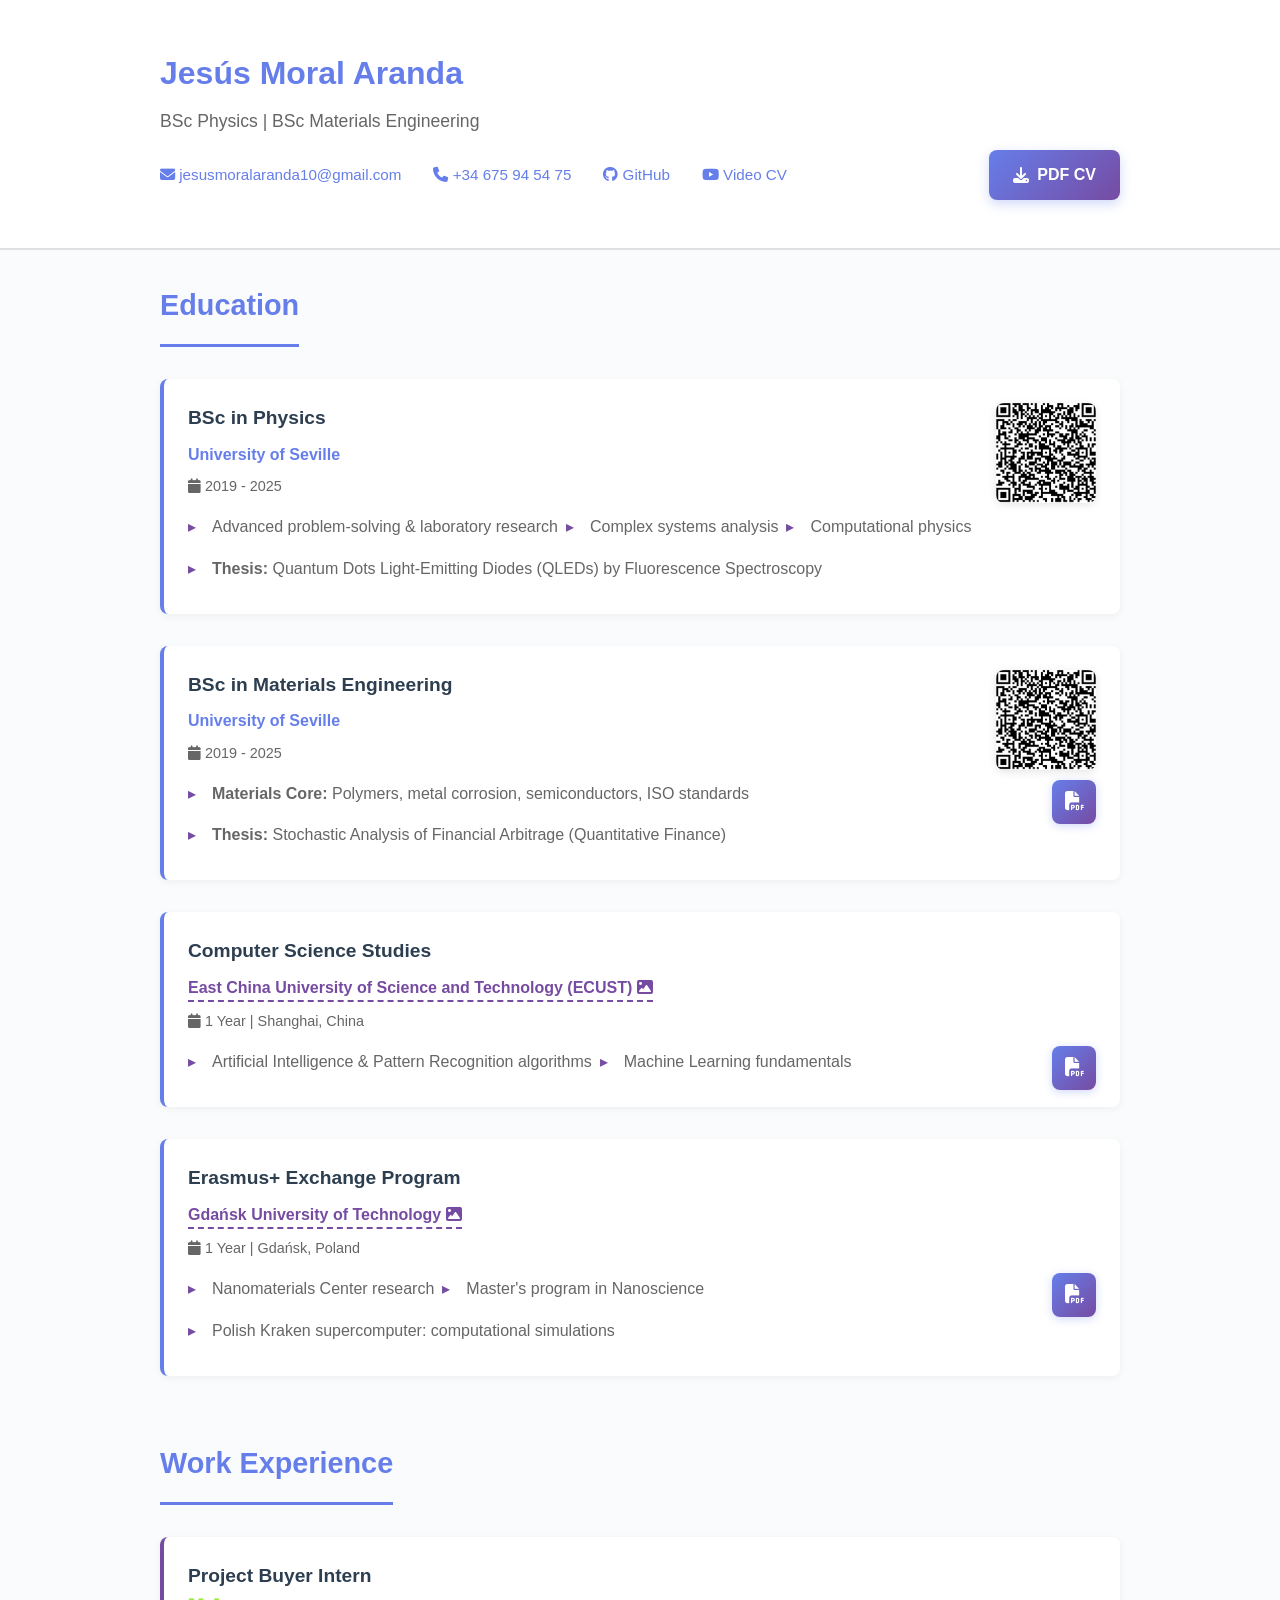
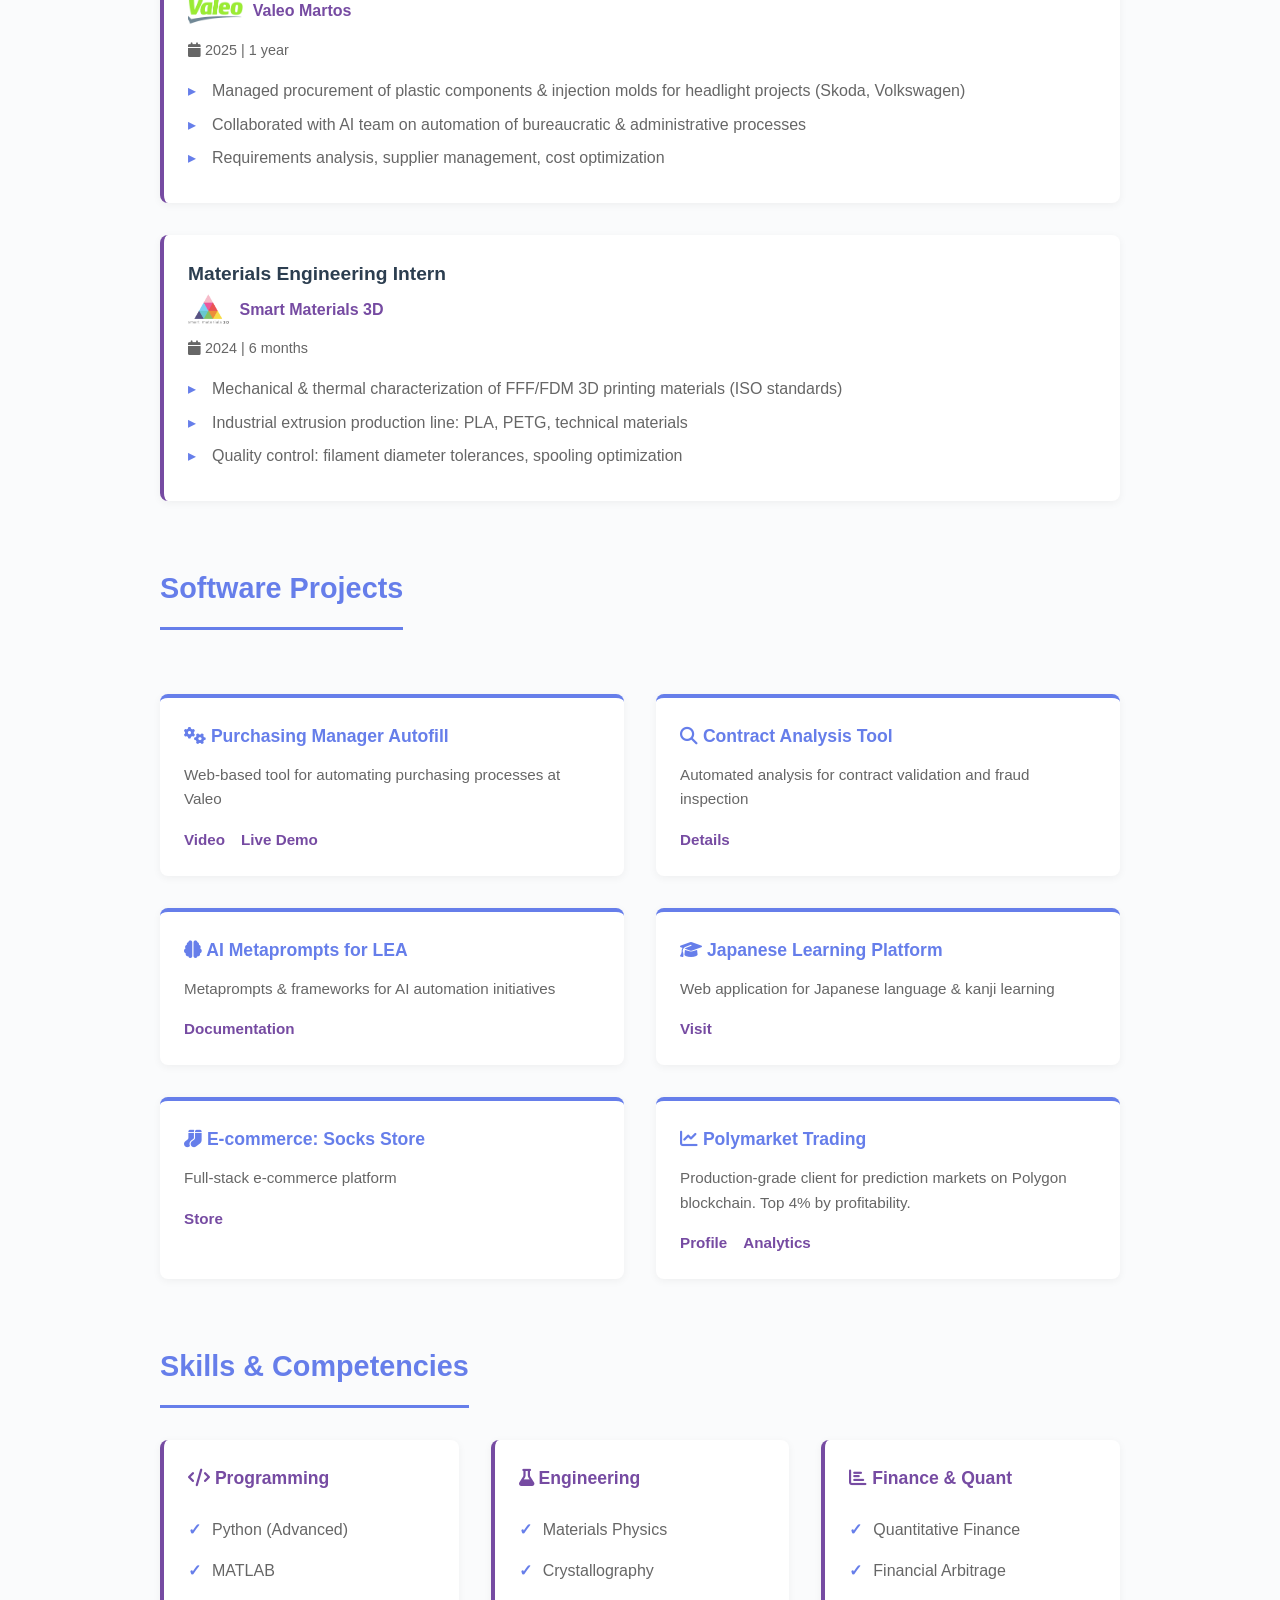
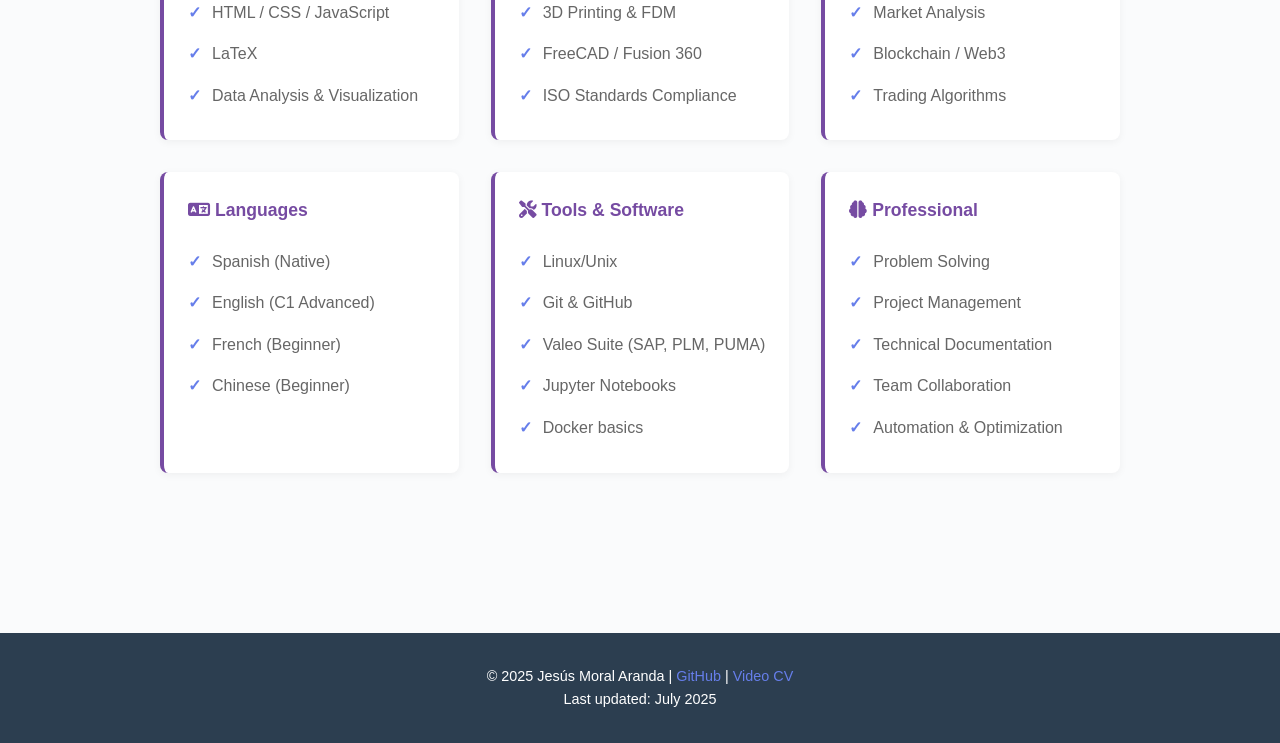
<file: docs/index.html>
<!DOCTYPE html>
<html lang="en">
<head>
    <meta charset="UTF-8">
    <meta name="viewport" content="width=device-width, initial-scale=1.0">
    <title>Jesús Moral Aranda - CV & Portfolio</title>
    <link rel="stylesheet" href="https://cdnjs.cloudflare.com/ajax/libs/font-awesome/6.4.0/css/all.min.css">
    <link rel="stylesheet" href="styles.css">
</head>
<body>
    <!-- HEADER -->
    <header>
        <div class="header-container">
            <div class="header-row">
                <div class="header-content">
                    <h1>Jesús Moral Aranda</h1>
                    <p class="title">BSc Physics | BSc Materials Engineering</p>
                </div>
            </div>
            <div class="header-row">
                <div class="header-contact">
                    <a href="mailto:jesusmoralaranda10@gmail.com"><i class="fas fa-envelope"></i> jesusmoralaranda10@gmail.com</a>
                    <a href="tel:+34675945475"><i class="fas fa-phone"></i> +34 675 94 54 75</a>
                    <a href="https://github.com/jeshopenhauer" target="_blank"><i class="fab fa-github"></i> GitHub</a>
                    <a href="https://youtu.be/NktT4GF78wQ?si=XK__W5Q9fHBmczkT" target="_blank"><i class="fab fa-youtube"></i> Video CV</a>
                </div>
                <div style="display: flex; align-items: center; gap: 10px;">
                    <a href="CV-1.pdf" class="download-btn" download><i class="fas fa-download"></i> PDF CV</a>
                   
                </div>
            </div>
        </div>
    </header>

    <div class="container">
        <!-- EDUCATION SECTION -->
        <section id="education">
            <h2 class="section-title">Education</h2>
            <div class="education-grid">
                
                <!-- University of Seville - Physics -->
                <div class="education-item">
                    <h3>BSc in Physics</h3>
                    <p class="institution">University of Seville</p>
                    <p class="duration"><i class="fas fa-calendar"></i> 2019 - 2025</p>
                    <img src="qr.png" alt="QR Code" class="qr-code">
                   
                    <ul>
                        <li>Advanced problem-solving & laboratory research</li>
                        <li>Complex systems analysis</li>
                        <li>Computational physics</li>                        <li><strong>Thesis:</strong> Quantum Dots Light-Emitting Diodes (QLEDs) by Fluorescence Spectroscopy</li>                    </ul>
                </div>

                <!-- University of Seville - Materials Engineering -->
                <div class="education-item">
                    <h3>BSc in Materials Engineering</h3>
                    <p class="institution">University of Seville</p>
                    <p class="duration"><i class="fas fa-calendar"></i> 2019 - 2025</p>
                    <img src="qr.png" alt="QR Code" class="qr-code">
                    <button class="pdf-button" onclick="openPdfModal('tfgv2-3.pdf')" title="View Thesis"><i class="fas fa-file-pdf"></i></button>
                    <ul>
                        <li><strong>Materials Core:</strong> Polymers, metal corrosion, semiconductors, ISO standards</li>
                        <li><strong>Thesis:</strong> Stochastic Analysis of Financial Arbitrage (Quantitative Finance)</li>
                    </ul>
                </div>

                <!-- ECUST Shanghai -->
                <div class="education-item">
                    <h3>Computer Science Studies</h3>
                    <p class="institution"><span class="hover-image">East China University of Science and Technology (ECUST) <i class="fas fa-image"></i>
                        <span class="image-tooltip">
                            <img src="shanghai.jpg" alt="ECUST Shanghai" onerror="this.src='data:image/svg+xml,%3Csvg xmlns=%22http://www.w3.org/2000/svg%22 width=%22200%22 height=%22120%22%3E%3Crect fill=%22%23ddd%22 width=%22200%22 height=%22120%22/%3E%3Ctext x=%2250%25%22 y=%2250%25%22 text-anchor=%22middle%22 dy=%22.3em%22 fill=%22%23999%22%3EShanghai Campus%3C/text%3E%3C/svg%3E'">
                        </span>
                    </span></p>
                    <p class="duration"><i class="fas fa-calendar"></i> 1 Year | Shanghai, China</p>
                    <button class="pdf-button" onclick="openPdfModal('titanic_final_85.pdf')" title="View Paper"><i class="fas fa-file-pdf"></i></button>
                    <ul>
                        <li>Artificial Intelligence & Pattern Recognition algorithms</li>
                        <li>Machine Learning fundamentals</li>
                    </ul>
                </div>

                <!-- Gdańsk University -->
                <div class="education-item">
                    <h3>Erasmus+ Exchange Program</h3>
                    <p class="institution"><span class="hover-image">Gdańsk University of Technology <i class="fas fa-image"></i>
                        <span class="image-tooltip">
                            <img src="schopenhauer_house_gdansk.jpeg" alt="Gdańsk" onerror="this.src='data:image/svg+xml,%3Csvg xmlns=%22http://www.w3.org/2000/svg%22 width=%22200%22 height=%22120%22%3E%3Crect fill=%22%23ddd%22 width=%22200%22 height=%22120%22/%3E%3Ctext x=%2250%25%22 y=%2250%25%22 text-anchor=%22middle%22 dy=%22.3em%22 fill=%22%23999%22%3EGdańsk Campus%3C/text%3E%3C/svg%3E'">
                            <img src="gdansk2.png" alt="Gdańsk 2" onerror="this.src='data:image/svg+xml,%3Csvg xmlns=%22http://www.w3.org/2000/svg%22 width=%22200%22 height=%22120%22%3E%3Crect fill=%22%23ddd%22 width=%22200%22 height=%22120%22/%3E%3Ctext x=%2250%25%22 y=%2250%25%22 text-anchor=%22middle%22 dy=%22.3em%22 fill=%22%23999%22%3EGdańsk%3C/text%3E%3C/svg%3E'">
                        </span>
                    </span></p>
                    <p class="duration"><i class="fas fa-calendar"></i> 1 Year | Gdańsk, Poland</p>
                    <button class="pdf-button" onclick="openPdfModal('PoM-Project-ZnFe2O4 (1).pdf')" title="View Paper"><i class="fas fa-file-pdf"></i></button>
                    <ul>
                        <li>Nanomaterials Center research</li>
                        <li>Master's program in Nanoscience</li>
                        <li>Polish Kraken supercomputer: computational simulations</li>
                    </ul>
                </div>

            </div>
        </section>

        <!-- EXPERIENCE SECTION -->
        <section id="experience">
            <h2 class="section-title">Work Experience</h2>
            <div class="experience-grid">
                
                <!-- Valeo -->
                <div class="experience-item">
                    <h3>Project Buyer Intern</h3>
                    <p class="company"><img src="valeo.png" alt="Valeo Logo" title="Valeo"> Valeo Martos</p>
                    <p class="duration"><i class="fas fa-calendar"></i> 2025 | 1 year</p>
                    <ul>
                        <li>Managed procurement of plastic components & injection molds for headlight projects (Skoda, Volkswagen)</li>
                        <li>Collaborated with AI team on automation of bureaucratic & administrative processes</li>
                        <li>Requirements analysis, supplier management, cost optimization</li>
                    </ul>
                </div>

                <!-- Smart Materials 3D -->
                <div class="experience-item">
                    <h3>Materials Engineering Intern</h3>
                    <p class="company"><img src="smart3d.png" alt="Smart Materials 3D Logo" title="Smart Materials 3D"> Smart Materials 3D</p>
                    <p class="duration"><i class="fas fa-calendar"></i> 2024 | 6 months</p>
                    <ul>
                        <li>Mechanical & thermal characterization of FFF/FDM 3D printing materials (ISO standards)</li>
                        <li>Industrial extrusion production line: PLA, PETG, technical materials</li>
                        <li>Quality control: filament diameter tolerances, spooling optimization</li>
                    </ul>
                </div>

             
        </section>

        <!-- PROJECTS SECTION -->
        <section id="projects">
            <h2 class="section-title">Software Projects</h2>
            <div class="projects-grid">
                
                <div class="project-card">
                    <h3><i class="fas fa-cogs"></i> Purchasing Manager Autofill</h3>
                    <p>Web-based tool for automating purchasing processes at Valeo</p>
                    <div class="project-links">
                        <a href="https://youtu.be/XA8EPffjeOA?si=l2vbUcBY0C_4xURB" class="project-link" target="_blank">Video</a>
                        <a href="https://jeshopenhauer.github.io/gestorpedidos/" class="project-link" target="_blank">Live Demo</a>
                    </div>
                </div>

                <div class="project-card">
                    <h3><i class="fas fa-search"></i> Contract Analysis Tool</h3>
                    <p>Automated analysis for contract validation and fraud inspection</p>
                    <div class="project-links">
                        <a href="https://drive.google.com/file/d/17K6Fm2p2RJRtMZANzL0uJHsXqDitqMs6/view" class="project-link" target="_blank">Details</a>
                    </div>
                </div>

                <div class="project-card">
                    <h3><i class="fas fa-brain"></i> AI Metaprompts for LEA</h3>
                    <p>Metaprompts & frameworks for AI automation initiatives</p>
                    <div class="project-links">
                        <a href="https://drive.google.com/file/d/12ed9nTrP3gUoNMfn2kSgexmWSqgmsU5U/view" class="project-link" target="_blank">Documentation</a>
                    </div>
                </div>

                <div class="project-card">
                    <h3><i class="fas fa-graduation-cap"></i> Japanese Learning Platform</h3>
                    <p>Web application for Japanese language & kanji learning</p>
                    <div class="project-links">
                        <a href="https://kanjilist-git-main-alemxrals-projects.vercel.app/" class="project-link" target="_blank">Visit</a>
                    </div>
                </div>

                <div class="project-card">
                    <h3><i class="fas fa-socks"></i> E-commerce: Socks Store</h3>
                    <p>Full-stack e-commerce platform</p>
                    <div class="project-links">
                        <a href="https://miemiesocks.vercel.app/" class="project-link" target="_blank">Store</a>
                    </div>
                </div>

                <div class="project-card">
                    <h3><i class="fas fa-chart-line"></i> Polymarket Trading</h3>
                    <p>Production-grade client for prediction markets on Polygon blockchain. Top 4% by profitability.</p>
                    <div class="project-links">
                        <a href="https://polymarket.com/@almo" class="project-link" target="_blank">Profile</a>
                        <a href="https://www.hashdive.com/Analyze_User?user_address=0xf937dbe9976ac34157b30dd55bdbf248458f6b43" class="project-link" target="_blank">Analytics</a>
                    </div>
                </div>

            </div>
        </section>

        <!-- SKILLS SECTION -->
        <section id="skills">
            <h2 class="section-title">Skills & Competencies</h2>
            <div class="skills-grid">
                
                <div class="skill-category">
                    <h3><i class="fas fa-code"></i> Programming</h3>
                    <ul>
                        <li>Python (Advanced)</li>
                        <li>MATLAB</li>
                        <li>HTML / CSS / JavaScript</li>
                        <li>LaTeX</li>
                        <li>Data Analysis & Visualization</li>
                    </ul>
                </div>

                <div class="skill-category">
                    <h3><i class="fas fa-flask"></i> Engineering</h3>
                    <ul>
                        <li>Materials Physics</li>
                        <li>Crystallography</li>
                        <li>3D Printing & FDM</li>
                        <li>FreeCAD / Fusion 360</li>
                        <li>ISO Standards Compliance</li>
                    </ul>
                </div>

                <div class="skill-category">
                    <h3><i class="fas fa-chart-bar"></i> Finance & Quant</h3>
                    <ul>
                        <li>Quantitative Finance</li>
                        <li>Financial Arbitrage</li>
                        <li>Market Analysis</li>
                        <li>Blockchain / Web3</li>
                        <li>Trading Algorithms</li>
                    </ul>
                </div>

                <div class="skill-category">
                    <h3><i class="fas fa-language"></i> Languages</h3>
                    <ul>
                        <li>Spanish (Native)</li>
                        <li>English (C1 Advanced)</li>
                        <li>French (Beginner)</li>
                        <li>Chinese (Beginner)</li>
                    </ul>
                </div>

                <div class="skill-category">
                    <h3><i class="fas fa-tools"></i> Tools & Software</h3>
                    <ul>
                        <li>Linux/Unix</li>
                        <li>Git & GitHub</li>
                        <li>Valeo Suite (SAP, PLM, PUMA)</li>
                        <li>Jupyter Notebooks</li>
                        <li>Docker basics</li>
                    </ul>
                </div>

                <div class="skill-category">
                    <h3><i class="fas fa-brain"></i> Professional</h3>
                    <ul>
                        <li>Problem Solving</li>
                        <li>Project Management</li>
                        <li>Technical Documentation</li>
                        <li>Team Collaboration</li>
                        <li>Automation & Optimization</li>
                    </ul>
                </div>

            </div>
        </section>

    </div>

    <!-- FOOTER -->
    <footer>
        <p>&copy; 2025 Jesús Moral Aranda | <a href="https://github.com/jeshopenhauer">GitHub</a> | <a href="https://youtu.be/LlHxzisz39U">Video CV</a></p>
        <p>Last updated: July 2025</p>
    </footer>

    <script src="script.js"></script>
</body>
</html>
</file>
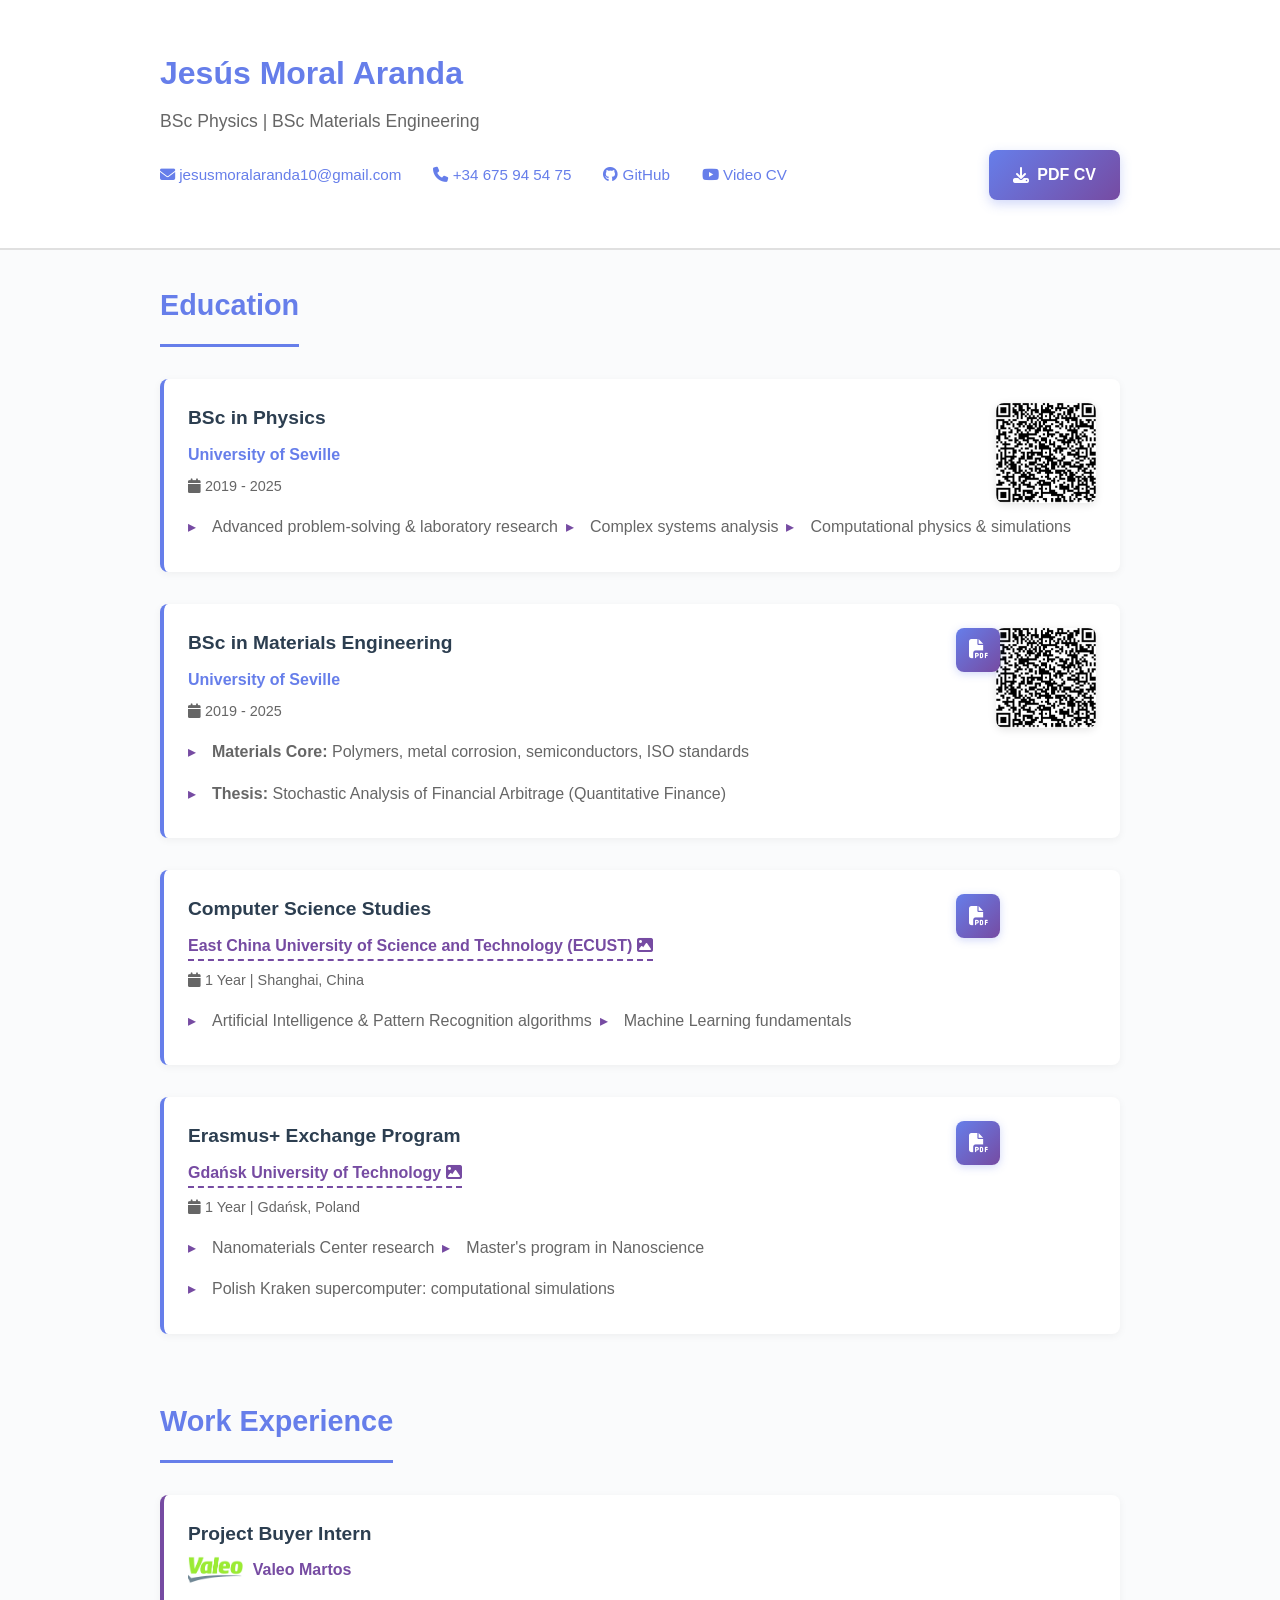
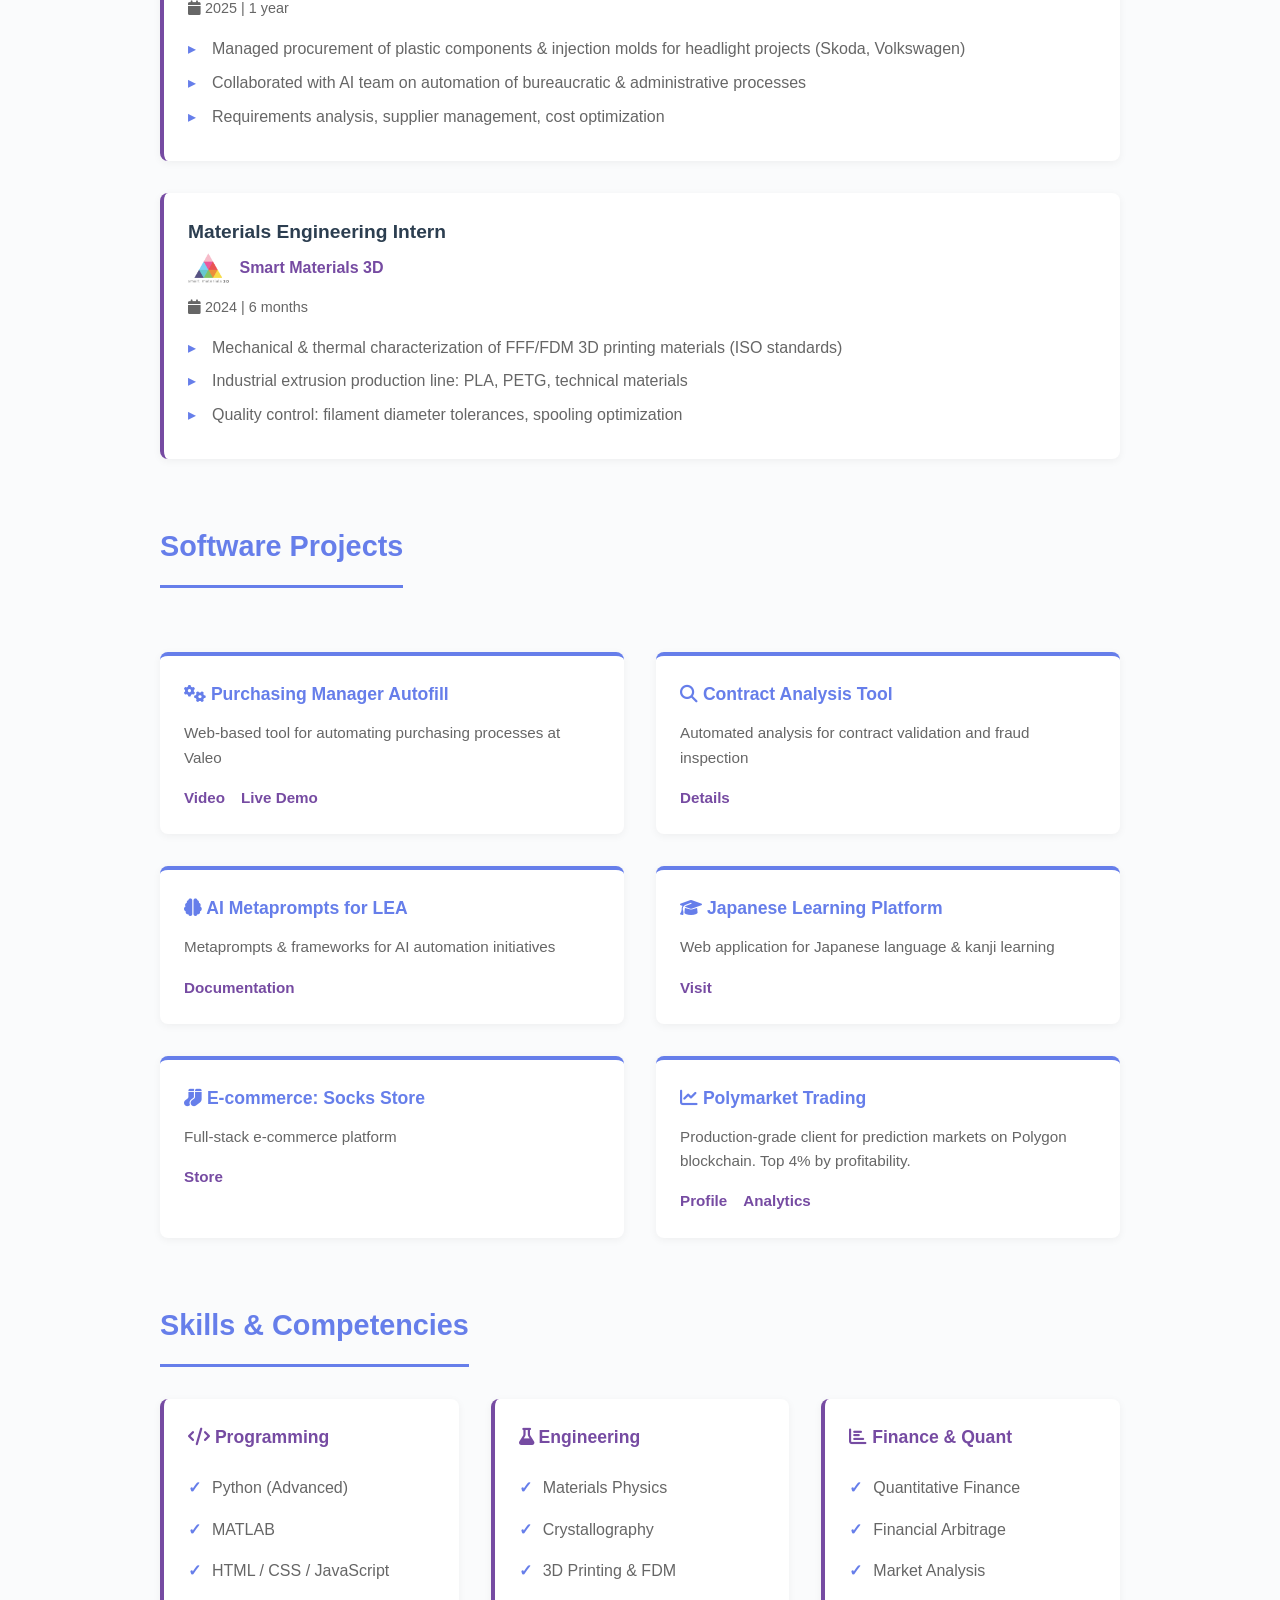
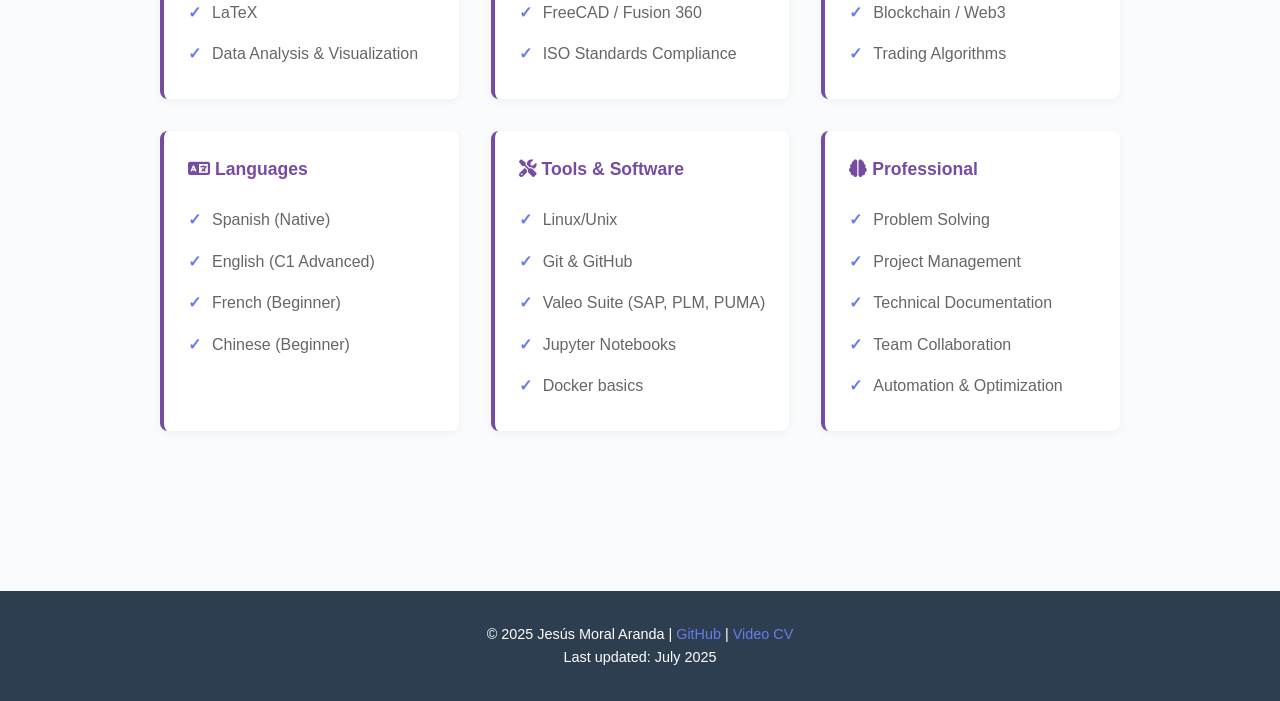
<file: web/index.html>
<!DOCTYPE html>
<html lang="en">
<head>
    <meta charset="UTF-8">
    <meta name="viewport" content="width=device-width, initial-scale=1.0">
    <title>Jesús Moral Aranda - CV & Portfolio</title>
    <link rel="stylesheet" href="https://cdnjs.cloudflare.com/ajax/libs/font-awesome/6.4.0/css/all.min.css">
    <link rel="stylesheet" href="styles.css">
</head>
<body>
    <!-- HEADER -->
    <header>
        <div class="header-container">
            <div class="header-row">
                <div class="header-content">
                    <h1>Jesús Moral Aranda</h1>
                    <p class="title">BSc Physics | BSc Materials Engineering</p>
                </div>
            </div>
            <div class="header-row">
                <div class="header-contact">
                    <a href="mailto:jesusmoralaranda10@gmail.com"><i class="fas fa-envelope"></i> jesusmoralaranda10@gmail.com</a>
                    <a href="tel:+34675945475"><i class="fas fa-phone"></i> +34 675 94 54 75</a>
                    <a href="https://github.com/jeshopenhauer" target="_blank"><i class="fab fa-github"></i> GitHub</a>
                    <a href="https://youtu.be/NktT4GF78wQ?si=XK__W5Q9fHBmczkT" target="_blank"><i class="fab fa-youtube"></i> Video CV</a>
                </div>
                <a href="cv.pdf" class="download-btn" download><i class="fas fa-download"></i> PDF CV</a>
            </div>
        </div>
    </header>

    <div class="container">
        <!-- EDUCATION SECTION -->
        <section id="education">
            <h2 class="section-title">Education</h2>
            <div class="education-grid">
                
                <!-- University of Seville - Physics -->
                <div class="education-item">
                    <h3>BSc in Physics</h3>
                    <p class="institution">University of Seville</p>
                    <p class="duration"><i class="fas fa-calendar"></i> 2019 - 2025</p>
                    <img src="qr.png" alt="QR Code" class="qr-code">
                    <ul>
                        <li>Advanced problem-solving & laboratory research</li>
                        <li>Complex systems analysis</li>
                        <li>Computational physics & simulations</li>
                    </ul>
                </div>

                <!-- University of Seville - Materials Engineering -->
                <div class="education-item">
                    <h3>BSc in Materials Engineering</h3>
                    <p class="institution">University of Seville</p>
                    <p class="duration"><i class="fas fa-calendar"></i> 2019 - 2025</p>
                    <img src="qr.png" alt="QR Code" class="qr-code">
                    <button class="pdf-button" onclick="openPdfModal('tfgv2-3.pdf')" title="View Thesis"><i class="fas fa-file-pdf"></i></button>
                    <ul>
                        <li><strong>Materials Core:</strong> Polymers, metal corrosion, semiconductors, ISO standards</li>
                        <li><strong>Thesis:</strong> Stochastic Analysis of Financial Arbitrage (Quantitative Finance)</li>
                    </ul>
                </div>

                <!-- ECUST Shanghai -->
                <div class="education-item">
                    <h3>Computer Science Studies</h3>
                    <p class="institution"><span class="hover-image">East China University of Science and Technology (ECUST) <i class="fas fa-image"></i>
                        <span class="image-tooltip">
                            <img src="shanghai.jpg" alt="ECUST Shanghai" onerror="this.src='data:image/svg+xml,%3Csvg xmlns=%22http://www.w3.org/2000/svg%22 width=%22200%22 height=%22120%22%3E%3Crect fill=%22%23ddd%22 width=%22200%22 height=%22120%22/%3E%3Ctext x=%2250%25%22 y=%2250%25%22 text-anchor=%22middle%22 dy=%22.3em%22 fill=%22%23999%22%3EShanghai Campus%3C/text%3E%3C/svg%3E'">
                        </span>
                    </span></p>
                    <p class="duration"><i class="fas fa-calendar"></i> 1 Year | Shanghai, China</p>
                    <button class="pdf-button" onclick="openPdfModal('titanic_final_85.pdf')" title="View Paper"><i class="fas fa-file-pdf"></i></button>
                    <ul>
                        <li>Artificial Intelligence & Pattern Recognition algorithms</li>
                        <li>Machine Learning fundamentals</li>
                    </ul>
                </div>

                <!-- Gdańsk University -->
                <div class="education-item">
                    <h3>Erasmus+ Exchange Program</h3>
                    <p class="institution"><span class="hover-image">Gdańsk University of Technology <i class="fas fa-image"></i>
                        <span class="image-tooltip">
                            <img src="schopenhauer_house_gdansk.jpeg" alt="Gdańsk" onerror="this.src='data:image/svg+xml,%3Csvg xmlns=%22http://www.w3.org/2000/svg%22 width=%22200%22 height=%22120%22%3E%3Crect fill=%22%23ddd%22 width=%22200%22 height=%22120%22/%3E%3Ctext x=%2250%25%22 y=%2250%25%22 text-anchor=%22middle%22 dy=%22.3em%22 fill=%22%23999%22%3EGdańsk Campus%3C/text%3E%3C/svg%3E'">
                            <img src="gdansk2.png" alt="Gdańsk 2" onerror="this.src='data:image/svg+xml,%3Csvg xmlns=%22http://www.w3.org/2000/svg%22 width=%22200%22 height=%22120%22%3E%3Crect fill=%22%23ddd%22 width=%22200%22 height=%22120%22/%3E%3Ctext x=%2250%25%22 y=%2250%25%22 text-anchor=%22middle%22 dy=%22.3em%22 fill=%22%23999%22%3EGdańsk%3C/text%3E%3C/svg%3E'">
                        </span>
                    </span></p>
                    <p class="duration"><i class="fas fa-calendar"></i> 1 Year | Gdańsk, Poland</p>
                    <button class="pdf-button" onclick="openPdfModal('PoM-Project-ZnFe2O4 (1).pdf')" title="View Paper"><i class="fas fa-file-pdf"></i></button>
                    <ul>
                        <li>Nanomaterials Center research</li>
                        <li>Master's program in Nanoscience</li>
                        <li>Polish Kraken supercomputer: computational simulations</li>
                    </ul>
                </div>

            </div>
        </section>

        <!-- EXPERIENCE SECTION -->
        <section id="experience">
            <h2 class="section-title">Work Experience</h2>
            <div class="experience-grid">
                
                <!-- Valeo -->
                <div class="experience-item">
                    <h3>Project Buyer Intern</h3>
                    <p class="company"><img src="valeo.png" alt="Valeo Logo" title="Valeo"> Valeo Martos</p>
                    <p class="duration"><i class="fas fa-calendar"></i> 2025 | 1 year</p>
                    <ul>
                        <li>Managed procurement of plastic components & injection molds for headlight projects (Skoda, Volkswagen)</li>
                        <li>Collaborated with AI team on automation of bureaucratic & administrative processes</li>
                        <li>Requirements analysis, supplier management, cost optimization</li>
                    </ul>
                </div>

                <!-- Smart Materials 3D -->
                <div class="experience-item">
                    <h3>Materials Engineering Intern</h3>
                    <p class="company"><img src="smart3d.png" alt="Smart Materials 3D Logo" title="Smart Materials 3D"> Smart Materials 3D</p>
                    <p class="duration"><i class="fas fa-calendar"></i> 2024 | 6 months</p>
                    <ul>
                        <li>Mechanical & thermal characterization of FFF/FDM 3D printing materials (ISO standards)</li>
                        <li>Industrial extrusion production line: PLA, PETG, technical materials</li>
                        <li>Quality control: filament diameter tolerances, spooling optimization</li>
                    </ul>
                </div>

              
        </section>

        <!-- PROJECTS SECTION -->
        <section id="projects">
            <h2 class="section-title">Software Projects</h2>
            <div class="projects-grid">
                
                <div class="project-card">
                    <h3><i class="fas fa-cogs"></i> Purchasing Manager Autofill</h3>
                    <p>Web-based tool for automating purchasing processes at Valeo</p>
                    <div class="project-links">
                        <a href="https://youtu.be/XA8EPffjeOA?si=l2vbUcBY0C_4xURB" class="project-link" target="_blank">Video</a>
                        <a href="https://jeshopenhauer.github.io/gestorpedidos/" class="project-link" target="_blank">Live Demo</a>
                    </div>
                </div>

                <div class="project-card">
                    <h3><i class="fas fa-search"></i> Contract Analysis Tool</h3>
                    <p>Automated analysis for contract validation and fraud inspection</p>
                    <div class="project-links">
                        <a href="https://drive.google.com/file/d/17K6Fm2p2RJRtMZANzL0uJHsXqDitqMs6/view" class="project-link" target="_blank">Details</a>
                    </div>
                </div>

                <div class="project-card">
                    <h3><i class="fas fa-brain"></i> AI Metaprompts for LEA</h3>
                    <p>Metaprompts & frameworks for AI automation initiatives</p>
                    <div class="project-links">
                        <a href="https://drive.google.com/file/d/12ed9nTrP3gUoNMfn2kSgexmWSqgmsU5U/view" class="project-link" target="_blank">Documentation</a>
                    </div>
                </div>

                <div class="project-card">
                    <h3><i class="fas fa-graduation-cap"></i> Japanese Learning Platform</h3>
                    <p>Web application for Japanese language & kanji learning</p>
                    <div class="project-links">
                        <a href="https://kanjilist-git-main-alemxrals-projects.vercel.app/" class="project-link" target="_blank">Visit</a>
                    </div>
                </div>

                <div class="project-card">
                    <h3><i class="fas fa-socks"></i> E-commerce: Socks Store</h3>
                    <p>Full-stack e-commerce platform</p>
                    <div class="project-links">
                        <a href="https://miemiesocks.vercel.app/" class="project-link" target="_blank">Store</a>
                    </div>
                </div>

                <div class="project-card">
                    <h3><i class="fas fa-chart-line"></i> Polymarket Trading</h3>
                    <p>Production-grade client for prediction markets on Polygon blockchain. Top 4% by profitability.</p>
                    <div class="project-links">
                        <a href="https://polymarket.com/@almo" class="project-link" target="_blank">Profile</a>
                        <a href="https://www.hashdive.com/Analyze_User?user_address=0xf937dbe9976ac34157b30dd55bdbf248458f6b43" class="project-link" target="_blank">Analytics</a>
                    </div>
                </div>

            </div>
        </section>

        <!-- SKILLS SECTION -->
        <section id="skills">
            <h2 class="section-title">Skills & Competencies</h2>
            <div class="skills-grid">
                
                <div class="skill-category">
                    <h3><i class="fas fa-code"></i> Programming</h3>
                    <ul>
                        <li>Python (Advanced)</li>
                        <li>MATLAB</li>
                        <li>HTML / CSS / JavaScript</li>
                        <li>LaTeX</li>
                        <li>Data Analysis & Visualization</li>
                    </ul>
                </div>

                <div class="skill-category">
                    <h3><i class="fas fa-flask"></i> Engineering</h3>
                    <ul>
                        <li>Materials Physics</li>
                        <li>Crystallography</li>
                        <li>3D Printing & FDM</li>
                        <li>FreeCAD / Fusion 360</li>
                        <li>ISO Standards Compliance</li>
                    </ul>
                </div>

                <div class="skill-category">
                    <h3><i class="fas fa-chart-bar"></i> Finance & Quant</h3>
                    <ul>
                        <li>Quantitative Finance</li>
                        <li>Financial Arbitrage</li>
                        <li>Market Analysis</li>
                        <li>Blockchain / Web3</li>
                        <li>Trading Algorithms</li>
                    </ul>
                </div>

                <div class="skill-category">
                    <h3><i class="fas fa-language"></i> Languages</h3>
                    <ul>
                        <li>Spanish (Native)</li>
                        <li>English (C1 Advanced)</li>
                        <li>French (Beginner)</li>
                        <li>Chinese (Beginner)</li>
                    </ul>
                </div>

                <div class="skill-category">
                    <h3><i class="fas fa-tools"></i> Tools & Software</h3>
                    <ul>
                        <li>Linux/Unix</li>
                        <li>Git & GitHub</li>
                        <li>Valeo Suite (SAP, PLM, PUMA)</li>
                        <li>Jupyter Notebooks</li>
                        <li>Docker basics</li>
                    </ul>
                </div>

                <div class="skill-category">
                    <h3><i class="fas fa-brain"></i> Professional</h3>
                    <ul>
                        <li>Problem Solving</li>
                        <li>Project Management</li>
                        <li>Technical Documentation</li>
                        <li>Team Collaboration</li>
                        <li>Automation & Optimization</li>
                    </ul>
                </div>

            </div>
        </section>

    </div>

    <!-- FOOTER -->
    <footer>
        <p>&copy; 2025 Jesús Moral Aranda | <a href="https://github.com/jeshopenhauer">GitHub</a> | <a href="https://youtu.be/LlHxzisz39U">Video CV</a></p>
        <p>Last updated: July 2025</p>
    </footer>

    <script src="script.js"></script>
</body>
</html>
</file>
<file: docs/styles.css>
* {
    margin: 0;
    padding: 0;
    box-sizing: border-box;
}

:root {
    --primary: #667eea;
    --secondary: #764ba2;
    --accent: #ff6b6b;
    --light-bg: #f8f9fa;
    --border: #e0e0e0;
    --text-dark: #2c3e50;
    --text-light: #666;
    --transition: 0.3s ease;
}

html {
    scroll-behavior: smooth;
}

body {
    font-family: 'Segoe UI', Tahoma, Geneva, Verdana, sans-serif;
    line-height: 1.6;
    color: var(--text-dark);
    background: #fafbfc;
}

/* ===== HEADER ===== */
header {
    background: white;
    border-bottom: 2px solid var(--border);
    padding: 3rem 0;
    position: sticky;
    top: 0;
    z-index: 100;
}

.header-container {
    max-width: 1000px;
    margin: 0 auto;
    padding: 0 20px;
    display: flex;
    flex-direction: column;
    gap: 15px;
}

.header-row {
    display: flex;
    justify-content: space-between;
    align-items: center;
    flex-wrap: wrap;
    gap: 20px;
}

.header-content h1 {
    color: var(--primary);
    font-size: 2em;
    margin-bottom: 0.5rem;
}

.header-content .title {
    color: var(--text-light);
    font-size: 1.1em;
    font-weight: 300;
}

.header-contact {
    display: flex;
    gap: 2rem;
    font-size: 0.95em;
    flex-wrap: wrap;
}

.header-contact a {
    color: var(--primary);
    text-decoration: none;
    transition: color var(--transition);
}

.header-contact a:hover {
    color: var(--secondary);
}

.download-btn {
    display: inline-flex;
    align-items: center;
    gap: 8px;
    background: linear-gradient(135deg, var(--primary), var(--secondary));
    color: white;
    padding: 12px 24px;
    border-radius: 8px;
    text-decoration: none;
    font-weight: 600;
    transition: transform var(--transition), box-shadow var(--transition);
    box-shadow: 0 4px 12px rgba(102, 126, 234, 0.3);
}

.download-btn:hover {
    transform: translateY(-2px);
    box-shadow: 0 6px 20px rgba(102, 126, 234, 0.4);
}

/* ===== MAIN CONTAINER ===== */
.container {
    max-width: 1000px;
    margin: 0 auto;
    padding: 2rem 20px;
}

/* ===== SECTIONS ===== */
section {
    margin-bottom: 4rem;
}

.section-title {
    color: var(--primary);
    font-size: 1.8em;
    margin-bottom: 2rem;
    padding-bottom: 1rem;
    border-bottom: 3px solid var(--primary);
    display: inline-block;
}

/* ===== EDUCATION ===== */
.education-grid {
    display: grid;
    gap: 2rem;
}

.education-item {
    background: white;
    border-left: 4px solid var(--primary);
    padding: 1.5rem;
    border-radius: 8px;
    box-shadow: 0 2px 8px rgba(0,0,0,0.05);
    transition: all var(--transition);
    position: relative;
}

.education-item:hover {
    box-shadow: 0 8px 20px rgba(102, 126, 234, 0.15);
    transform: translateY(-2px);
}

.education-item h3 {
    color: var(--text-dark);
    font-size: 1.2em;
    margin-bottom: 0.5rem;
}

.education-item .institution {
    color: var(--primary);
    font-weight: 600;
    margin-bottom: 0.5rem;
}

.education-item .duration {
    color: var(--text-light);
    font-size: 0.9em;
    margin-bottom: 1rem;
}

.education-item ul {
    list-style: none;
    margin-top: 1rem;
    display: flex;
    flex-wrap: wrap;
    gap: 0.5rem;
    align-items: flex-start;
}

.education-item li {
    color: var(--text-light);
    margin-bottom: 0.5rem;
    padding-left: 1.5rem;
    position: relative;
}

.education-item li:before {
    content: "▸";
    position: absolute;
    left: 0;
    color: var(--secondary);
}

.qr-code {
    position: absolute;
    top: 1.5rem;
    right: 1.5rem;
    width: 100px;
    height: 100px;
    border-radius: 8px;
    box-shadow: 0 2px 8px rgba(0,0,0,0.1);
}

/* PDF Button */
.pdf-button {
    position: absolute;
    top: calc(1.5rem + 100px + 10px);
    right: 1.5rem;
    width: 44px;
    height: 44px;
    background: linear-gradient(135deg, var(--primary), var(--secondary));
    color: white;
    border: none;
    border-radius: 8px;
    cursor: pointer;
    font-size: 1.2em;
    transition: all var(--transition);
    box-shadow: 0 2px 8px rgba(102, 126, 234, 0.3);
    display: flex;
    align-items: center;
    justify-content: center;
}

.pdf-button:hover {
    transform: scale(1.1);
    box-shadow: 0 4px 12px rgba(102, 126, 234, 0.4);
}

/* ===== HOVER IMAGE TOOLTIP ===== */
.hover-image {
    position: relative;
    cursor: pointer;
    color: var(--secondary);
    font-weight: 600;
    border-bottom: 2px dashed var(--secondary);
    transition: color var(--transition);
    display: inline-block;
}

.hover-image:hover {
    color: var(--primary);
}

/* PDF Hover System */
.hover-pdf {
    position: relative;
    cursor: pointer;
    color: var(--secondary);
    font-weight: 600;
    margin-left: 8px;
    transition: color var(--transition);
    display: inline-block;
}

.hover-pdf:hover {
    color: var(--primary);
}

.pdf-tooltip {
    position: fixed;
    background: white;
    border-radius: 12px;
    padding: 24px;
    top: 50%;
    left: 50%;
    transform: translate(-50%, -50%) scale(0.8);
    opacity: 0;
    visibility: hidden;
    transition: opacity var(--transition), visibility var(--transition), transform var(--transition);
    box-shadow: 0 20px 60px rgba(0,0,0,0.3);
    max-width: 500px;
    width: 90vw;
    z-index: 9999;
    display: flex;
    flex-direction: column;
    align-items: center;
    gap: 16px;
}

.pdf-tooltip.active {
    opacity: 1;
    visibility: visible;
    transform: translate(-50%, -50%) scale(1);
}

.pdf-link {
    display: inline-flex;
    align-items: center;
    gap: 8px;
    background: linear-gradient(135deg, var(--primary), var(--secondary));
    color: white;
    padding: 14px 28px;
    border-radius: 8px;
    text-decoration: none;
    font-weight: 600;
    transition: all var(--transition);
    box-shadow: 0 4px 12px rgba(102, 126, 234, 0.3);
}

.pdf-link:hover {
    transform: translateY(-2px);
    box-shadow: 0 6px 20px rgba(102, 126, 234, 0.4);
}

/* PDF Viewer Modal */
#pdf-viewer-modal {
    position: fixed;
    top: 0;
    left: 0;
    width: 100%;
    height: 100%;
    background: rgba(0, 0, 0, 0.8);
    opacity: 0;
    visibility: hidden;
    transition: opacity var(--transition), visibility var(--transition);
    z-index: 10000;
    display: flex;
    align-items: center;
    justify-content: center;
    padding: 20px;
}

#pdf-viewer-modal.active {
    opacity: 1;
    visibility: visible;
}

.pdf-viewer-container {
    background: white;
    border-radius: 12px;
    width: 100%;
    max-width: 900px;
    height: 90vh;
    max-height: 800px;
    display: flex;
    flex-direction: column;
    box-shadow: 0 20px 60px rgba(0,0,0,0.4);
    position: relative;
}

.pdf-viewer-header {
    display: flex;
    justify-content: space-between;
    align-items: center;
    padding: 16px 24px;
    border-bottom: 1px solid var(--border);
}

.pdf-viewer-title {
    font-size: 1.1em;
    font-weight: 600;
    color: var(--text-dark);
}

.pdf-viewer-close {
    width: 36px;
    height: 36px;
    background: none;
    border: none;
    cursor: pointer;
    font-size: 24px;
    color: var(--text-dark);
    transition: all var(--transition);
    display: flex;
    align-items: center;
    justify-content: center;
}

.pdf-viewer-close:hover {
    background: var(--light-bg);
    border-radius: 50%;
}

.pdf-viewer-content {
    flex: 1;
    overflow: auto;
}

iframe.pdf-iframe {
    width: 100%;
    height: 100%;
    border: none;
}

/* Image Modal Overlay */
.image-modal-overlay {
    position: fixed;
    top: 0;
    left: 0;
    width: 100%;
    height: 100%;
    background: rgba(0, 0, 0, 0.6);
    opacity: 0;
    visibility: hidden;
    transition: opacity var(--transition), visibility var(--transition);
    z-index: 9998;
    pointer-events: none;
}

.image-modal-overlay.active {
    opacity: 1;
    visibility: visible;
    pointer-events: auto;
}

/* Image Modal */
.image-tooltip {
    position: fixed;
    background: white;
    border-radius: 12px;
    padding: 24px;
    top: 50%;
    left: 50%;
    transform: translate(-50%, -50%) scale(0.8);
    opacity: 0;
    visibility: hidden;
    transition: opacity var(--transition), visibility var(--transition), transform var(--transition);
    box-shadow: 0 20px 60px rgba(0,0,0,0.3);
    max-width: 500px;
    width: 90vw;
    z-index: 9999;
    display: flex;
    flex-direction: column;
    align-items: center;
}

.image-tooltip.active {
    opacity: 1;
    visibility: visible;
    transform: translate(-50%, -50%) scale(1);
}

.image-tooltip img {
    width: 100%;
    max-width: 450px;
    height: auto;
    border-radius: 8px;
    display: block;
    box-shadow: 0 4px 16px rgba(0,0,0,0.1);
}

/* Image Gallery for Multiple Images */
.image-gallery {
    display: flex;
    gap: 12px;
    justify-content: center;
    flex-wrap: wrap;
    width: 100%;
}

.gallery-item {
    flex: 1;
    min-width: 200px;
    max-width: 220px;
}

.gallery-item img {
    width: 100%;
    height: auto;
    border-radius: 8px;
    display: block;
    box-shadow: 0 4px 16px rgba(0,0,0,0.1);
}

.image-tooltip-title {
    margin-bottom: 16px;
    font-size: 1.2em;
    font-weight: 600;
    color: var(--text-dark);
    text-align: center;
    width: 100%;
}

.close-modal {
    position: absolute;
    top: 12px;
    right: 12px;
    width: 32px;
    height: 32px;
    background: white;
    border: none;
    border-radius: 50%;
    cursor: pointer;
    display: flex;
    align-items: center;
    justify-content: center;
    color: var(--text-dark);
    font-size: 1.5em;
    transition: all var(--transition);
    box-shadow: 0 2px 8px rgba(0,0,0,0.1);
}

.close-modal:hover {
    background: var(--light-bg);
    transform: scale(1.1);
}

/* ===== EXPERIENCE ===== */
.experience-grid {
    display: grid;
    gap: 2rem;
}

.experience-item {
    background: white;
    border-left: 4px solid var(--secondary);
    padding: 1.5rem;
    border-radius: 8px;
    box-shadow: 0 2px 8px rgba(0,0,0,0.05);
    transition: all var(--transition);
}

.experience-item:hover {
    box-shadow: 0 8px 20px rgba(118, 75, 162, 0.15);
    transform: translateY(-2px);
}

.experience-item h3 {
    color: var(--text-dark);
    font-size: 1.2em;
    margin-bottom: 0.3rem;
}

.experience-item .company {
    color: var(--secondary);
    font-weight: 600;
    margin-bottom: 0.8rem;
    display: flex;
    align-items: center;
    gap: 10px;
}

.experience-item .company img {
    height: 30px;
    width: auto;
    object-fit: contain;
    opacity: 0.8;
    transition: opacity var(--transition);
}

.experience-item:hover .company img {
    opacity: 1;
}

.experience-item .duration {
    color: var(--text-light);
    font-size: 0.9em;
    margin-bottom: 1rem;
}

.experience-item ul {
    list-style: none;
    margin-top: 1rem;
}

.experience-item li {
    color: var(--text-light);
    margin-bottom: 0.5rem;
    padding-left: 1.5rem;
    position: relative;
}

.experience-item li:before {
    content: "▸";
    position: absolute;
    left: 0;
    color: var(--primary);
}

/* ===== PROJECTS ===== */
.projects-grid {
    display: grid;
    grid-template-columns: repeat(auto-fit, minmax(300px, 1fr));
    gap: 2rem;
    margin-top: 2rem;
}

.project-card {
    background: white;
    border-radius: 8px;
    padding: 1.5rem;
    border-top: 4px solid var(--primary);
    box-shadow: 0 2px 8px rgba(0,0,0,0.05);
    transition: all var(--transition);
}

.project-card:hover {
    transform: translateY(-6px);
    box-shadow: 0 12px 28px rgba(102, 126, 234, 0.2);
    border-top: 4px solid var(--secondary);
}

.project-card h3 {
    color: var(--primary);
    margin-bottom: 0.8rem;
    font-size: 1.1em;
}

.project-card p {
    color: var(--text-light);
    margin-bottom: 1rem;
    font-size: 0.95em;
}

.project-links {
    display: flex;
    flex-wrap: wrap;
    gap: 1rem;
}

.project-link {
    color: var(--secondary);
    text-decoration: none;
    font-weight: 600;
    font-size: 0.95em;
    transition: color var(--transition);
    position: relative;
}

.project-link:hover {
    color: var(--primary);
}

.project-link::after {
    content: '';
    position: absolute;
    width: 0;
    height: 2px;
    bottom: -3px;
    left: 0;
    background: var(--primary);
    transition: width var(--transition);
}

.project-link:hover::after {
    width: 100%;
}

/* ===== SKILLS ===== */
.skills-grid {
    display: grid;
    grid-template-columns: repeat(auto-fit, minmax(250px, 1fr));
    gap: 2rem;
}

.skill-category {
    background: white;
    padding: 1.5rem;
    border-radius: 8px;
    border-left: 4px solid var(--secondary);
    box-shadow: 0 2px 8px rgba(0,0,0,0.05);
    transition: all var(--transition);
}

.skill-category:hover {
    transform: translateY(-2px);
    box-shadow: 0 8px 20px rgba(118, 75, 162, 0.15);
}

.skill-category h3 {
    color: var(--secondary);
    margin-bottom: 1rem;
    font-size: 1.1em;
}

.skill-category ul {
    list-style: none;
}

.skill-category li {
    color: var(--text-light);
    padding: 0.5rem 0;
    padding-left: 1.5rem;
    position: relative;
    transition: color var(--transition), transform var(--transition);
}

.skill-category li:before {
    content: "✓";
    position: absolute;
    left: 0;
    color: var(--primary);
    font-weight: bold;
}

.skill-category li:hover {
    color: var(--primary);
    transform: translateX(5px);
}

/* ===== FOOTER ===== */
footer {
    background: var(--text-dark);
    color: white;
    text-align: center;
    padding: 2rem;
    margin-top: 4rem;
    font-size: 0.9em;
}

footer a {
    color: var(--primary);
    text-decoration: none;
    transition: color var(--transition);
}

footer a:hover {
    color: var(--secondary);
}

/* ===== RESPONSIVE ===== */
@media (max-width: 768px) {
    .header-container {
        flex-direction: column;
        align-items: flex-start;
        gap: 1rem;
    }

    .header-contact {
        gap: 1rem;
        font-size: 0.85em;
        flex-direction: column;
    }

    .section-title {
        font-size: 1.4em;
    }

    .projects-grid {
        grid-template-columns: 1fr;
    }

    .skills-grid {
        grid-template-columns: 1fr;
    }

    .header-content h1 {
        font-size: 1.5em;
    }
}
</file>
<file: web/styles.css>
* {
    margin: 0;
    padding: 0;
    box-sizing: border-box;
}

:root {
    --primary: #667eea;
    --secondary: #764ba2;
    --accent: #ff6b6b;
    --light-bg: #f8f9fa;
    --border: #e0e0e0;
    --text-dark: #2c3e50;
    --text-light: #666;
    --transition: 0.3s ease;
}

html {
    scroll-behavior: smooth;
}

body {
    font-family: 'Segoe UI', Tahoma, Geneva, Verdana, sans-serif;
    line-height: 1.6;
    color: var(--text-dark);
    background: #fafbfc;
}

/* ===== HEADER ===== */
header {
    background: white;
    border-bottom: 2px solid var(--border);
    padding: 3rem 0;
    position: sticky;
    top: 0;
    z-index: 100;
}

.header-container {
    max-width: 1000px;
    margin: 0 auto;
    padding: 0 20px;
    display: flex;
    flex-direction: column;
    gap: 15px;
}

.header-row {
    display: flex;
    justify-content: space-between;
    align-items: center;
    flex-wrap: wrap;
    gap: 20px;
}

.header-content h1 {
    color: var(--primary);
    font-size: 2em;
    margin-bottom: 0.5rem;
}

.header-content .title {
    color: var(--text-light);
    font-size: 1.1em;
    font-weight: 300;
}

.header-contact {
    display: flex;
    gap: 2rem;
    font-size: 0.95em;
    flex-wrap: wrap;
}

.header-contact a {
    color: var(--primary);
    text-decoration: none;
    transition: color var(--transition);
}

.header-contact a:hover {
    color: var(--secondary);
}

.download-btn {
    display: inline-flex;
    align-items: center;
    gap: 8px;
    background: linear-gradient(135deg, var(--primary), var(--secondary));
    color: white;
    padding: 12px 24px;
    border-radius: 8px;
    text-decoration: none;
    font-weight: 600;
    transition: transform var(--transition), box-shadow var(--transition);
    box-shadow: 0 4px 12px rgba(102, 126, 234, 0.3);
}

.download-btn:hover {
    transform: translateY(-2px);
    box-shadow: 0 6px 20px rgba(102, 126, 234, 0.4);
}

/* ===== MAIN CONTAINER ===== */
.container {
    max-width: 1000px;
    margin: 0 auto;
    padding: 2rem 20px;
}

/* ===== SECTIONS ===== */
section {
    margin-bottom: 4rem;
}

.section-title {
    color: var(--primary);
    font-size: 1.8em;
    margin-bottom: 2rem;
    padding-bottom: 1rem;
    border-bottom: 3px solid var(--primary);
    display: inline-block;
}

/* ===== EDUCATION ===== */
.education-grid {
    display: grid;
    gap: 2rem;
}

.education-item {
    background: white;
    border-left: 4px solid var(--primary);
    padding: 1.5rem;
    border-radius: 8px;
    box-shadow: 0 2px 8px rgba(0,0,0,0.05);
    transition: all var(--transition);
    position: relative;
}

.education-item:hover {
    box-shadow: 0 8px 20px rgba(102, 126, 234, 0.15);
    transform: translateY(-2px);
}

.education-item h3 {
    color: var(--text-dark);
    font-size: 1.2em;
    margin-bottom: 0.5rem;
}

.education-item .institution {
    color: var(--primary);
    font-weight: 600;
    margin-bottom: 0.5rem;
}

.education-item .duration {
    color: var(--text-light);
    font-size: 0.9em;
    margin-bottom: 1rem;
}

.education-item ul {
    list-style: none;
    margin-top: 1rem;
    display: flex;
    flex-wrap: wrap;
    gap: 0.5rem;
    align-items: flex-start;
}

.education-item li {
    color: var(--text-light);
    margin-bottom: 0.5rem;
    padding-left: 1.5rem;
    position: relative;
}

.education-item li:before {
    content: "▸";
    position: absolute;
    left: 0;
    color: var(--secondary);
}

.qr-code {
    position: absolute;
    top: 1.5rem;
    right: 1.5rem;
    width: 100px;
    height: 100px;
    border-radius: 8px;
    box-shadow: 0 2px 8px rgba(0,0,0,0.1);
}

/* PDF Button */
.pdf-button {
    position: absolute;
    top: 1.5rem;
    right: 120px;
    width: 44px;
    height: 44px;
    background: linear-gradient(135deg, var(--primary), var(--secondary));
    color: white;
    border: none;
    border-radius: 8px;
    cursor: pointer;
    font-size: 1.2em;
    transition: all var(--transition);
    box-shadow: 0 2px 8px rgba(102, 126, 234, 0.3);
    display: flex;
    align-items: center;
    justify-content: center;
}

.pdf-button:hover {
    transform: scale(1.1);
    box-shadow: 0 4px 12px rgba(102, 126, 234, 0.4);
}

/* ===== HOVER IMAGE TOOLTIP ===== */
.hover-image {
    position: relative;
    cursor: pointer;
    color: var(--secondary);
    font-weight: 600;
    border-bottom: 2px dashed var(--secondary);
    transition: color var(--transition);
    display: inline-block;
}

.hover-image:hover {
    color: var(--primary);
}

/* PDF Hover System */
.hover-pdf {
    position: relative;
    cursor: pointer;
    color: var(--secondary);
    font-weight: 600;
    margin-left: 8px;
    transition: color var(--transition);
    display: inline-block;
}

.hover-pdf:hover {
    color: var(--primary);
}

.pdf-tooltip {
    position: fixed;
    background: white;
    border-radius: 12px;
    padding: 24px;
    top: 50%;
    left: 50%;
    transform: translate(-50%, -50%) scale(0.8);
    opacity: 0;
    visibility: hidden;
    transition: opacity var(--transition), visibility var(--transition), transform var(--transition);
    box-shadow: 0 20px 60px rgba(0,0,0,0.3);
    max-width: 500px;
    width: 90vw;
    z-index: 9999;
    display: flex;
    flex-direction: column;
    align-items: center;
    gap: 16px;
}

.pdf-tooltip.active {
    opacity: 1;
    visibility: visible;
    transform: translate(-50%, -50%) scale(1);
}

.pdf-link {
    display: inline-flex;
    align-items: center;
    gap: 8px;
    background: linear-gradient(135deg, var(--primary), var(--secondary));
    color: white;
    padding: 14px 28px;
    border-radius: 8px;
    text-decoration: none;
    font-weight: 600;
    transition: all var(--transition);
    box-shadow: 0 4px 12px rgba(102, 126, 234, 0.3);
}

.pdf-link:hover {
    transform: translateY(-2px);
    box-shadow: 0 6px 20px rgba(102, 126, 234, 0.4);
}

/* PDF Viewer Modal */
#pdf-viewer-modal {
    position: fixed;
    top: 0;
    left: 0;
    width: 100%;
    height: 100%;
    background: rgba(0, 0, 0, 0.8);
    opacity: 0;
    visibility: hidden;
    transition: opacity var(--transition), visibility var(--transition);
    z-index: 10000;
    display: flex;
    align-items: center;
    justify-content: center;
    padding: 20px;
}

#pdf-viewer-modal.active {
    opacity: 1;
    visibility: visible;
}

.pdf-viewer-container {
    background: white;
    border-radius: 12px;
    width: 100%;
    max-width: 900px;
    height: 90vh;
    max-height: 800px;
    display: flex;
    flex-direction: column;
    box-shadow: 0 20px 60px rgba(0,0,0,0.4);
    position: relative;
}

.pdf-viewer-header {
    display: flex;
    justify-content: space-between;
    align-items: center;
    padding: 16px 24px;
    border-bottom: 1px solid var(--border);
}

.pdf-viewer-title {
    font-size: 1.1em;
    font-weight: 600;
    color: var(--text-dark);
}

.pdf-viewer-close {
    width: 36px;
    height: 36px;
    background: none;
    border: none;
    cursor: pointer;
    font-size: 24px;
    color: var(--text-dark);
    transition: all var(--transition);
    display: flex;
    align-items: center;
    justify-content: center;
}

.pdf-viewer-close:hover {
    background: var(--light-bg);
    border-radius: 50%;
}

.pdf-viewer-content {
    flex: 1;
    overflow: auto;
}

iframe.pdf-iframe {
    width: 100%;
    height: 100%;
    border: none;
}

/* Image Modal Overlay */
.image-modal-overlay {
    position: fixed;
    top: 0;
    left: 0;
    width: 100%;
    height: 100%;
    background: rgba(0, 0, 0, 0.6);
    opacity: 0;
    visibility: hidden;
    transition: opacity var(--transition), visibility var(--transition);
    z-index: 9998;
    pointer-events: none;
}

.image-modal-overlay.active {
    opacity: 1;
    visibility: visible;
    pointer-events: auto;
}

/* Image Modal */
.image-tooltip {
    position: fixed;
    background: white;
    border-radius: 12px;
    padding: 24px;
    top: 50%;
    left: 50%;
    transform: translate(-50%, -50%) scale(0.8);
    opacity: 0;
    visibility: hidden;
    transition: opacity var(--transition), visibility var(--transition), transform var(--transition);
    box-shadow: 0 20px 60px rgba(0,0,0,0.3);
    max-width: 500px;
    width: 90vw;
    z-index: 9999;
    display: flex;
    flex-direction: column;
    align-items: center;
}

.image-tooltip.active {
    opacity: 1;
    visibility: visible;
    transform: translate(-50%, -50%) scale(1);
}

.image-tooltip img {
    width: 100%;
    max-width: 450px;
    height: auto;
    border-radius: 8px;
    display: block;
    box-shadow: 0 4px 16px rgba(0,0,0,0.1);
}

/* Image Gallery for Multiple Images */
.image-gallery {
    display: flex;
    gap: 12px;
    justify-content: center;
    flex-wrap: wrap;
    width: 100%;
}

.gallery-item {
    flex: 1;
    min-width: 200px;
    max-width: 220px;
}

.gallery-item img {
    width: 100%;
    height: auto;
    border-radius: 8px;
    display: block;
    box-shadow: 0 4px 16px rgba(0,0,0,0.1);
}

.image-tooltip-title {
    margin-bottom: 16px;
    font-size: 1.2em;
    font-weight: 600;
    color: var(--text-dark);
    text-align: center;
    width: 100%;
}

.close-modal {
    position: absolute;
    top: 12px;
    right: 12px;
    width: 32px;
    height: 32px;
    background: white;
    border: none;
    border-radius: 50%;
    cursor: pointer;
    display: flex;
    align-items: center;
    justify-content: center;
    color: var(--text-dark);
    font-size: 1.5em;
    transition: all var(--transition);
    box-shadow: 0 2px 8px rgba(0,0,0,0.1);
}

.close-modal:hover {
    background: var(--light-bg);
    transform: scale(1.1);
}

/* ===== EXPERIENCE ===== */
.experience-grid {
    display: grid;
    gap: 2rem;
}

.experience-item {
    background: white;
    border-left: 4px solid var(--secondary);
    padding: 1.5rem;
    border-radius: 8px;
    box-shadow: 0 2px 8px rgba(0,0,0,0.05);
    transition: all var(--transition);
}

.experience-item:hover {
    box-shadow: 0 8px 20px rgba(118, 75, 162, 0.15);
    transform: translateY(-2px);
}

.experience-item h3 {
    color: var(--text-dark);
    font-size: 1.2em;
    margin-bottom: 0.3rem;
}

.experience-item .company {
    color: var(--secondary);
    font-weight: 600;
    margin-bottom: 0.8rem;
    display: flex;
    align-items: center;
    gap: 10px;
}

.experience-item .company img {
    height: 30px;
    width: auto;
    object-fit: contain;
    opacity: 0.8;
    transition: opacity var(--transition);
}

.experience-item:hover .company img {
    opacity: 1;
}

.experience-item .duration {
    color: var(--text-light);
    font-size: 0.9em;
    margin-bottom: 1rem;
}

.experience-item ul {
    list-style: none;
    margin-top: 1rem;
}

.experience-item li {
    color: var(--text-light);
    margin-bottom: 0.5rem;
    padding-left: 1.5rem;
    position: relative;
}

.experience-item li:before {
    content: "▸";
    position: absolute;
    left: 0;
    color: var(--primary);
}

/* ===== PROJECTS ===== */
.projects-grid {
    display: grid;
    grid-template-columns: repeat(auto-fit, minmax(300px, 1fr));
    gap: 2rem;
    margin-top: 2rem;
}

.project-card {
    background: white;
    border-radius: 8px;
    padding: 1.5rem;
    border-top: 4px solid var(--primary);
    box-shadow: 0 2px 8px rgba(0,0,0,0.05);
    transition: all var(--transition);
}

.project-card:hover {
    transform: translateY(-6px);
    box-shadow: 0 12px 28px rgba(102, 126, 234, 0.2);
    border-top: 4px solid var(--secondary);
}

.project-card h3 {
    color: var(--primary);
    margin-bottom: 0.8rem;
    font-size: 1.1em;
}

.project-card p {
    color: var(--text-light);
    margin-bottom: 1rem;
    font-size: 0.95em;
}

.project-links {
    display: flex;
    flex-wrap: wrap;
    gap: 1rem;
}

.project-link {
    color: var(--secondary);
    text-decoration: none;
    font-weight: 600;
    font-size: 0.95em;
    transition: color var(--transition);
    position: relative;
}

.project-link:hover {
    color: var(--primary);
}

.project-link::after {
    content: '';
    position: absolute;
    width: 0;
    height: 2px;
    bottom: -3px;
    left: 0;
    background: var(--primary);
    transition: width var(--transition);
}

.project-link:hover::after {
    width: 100%;
}

/* ===== SKILLS ===== */
.skills-grid {
    display: grid;
    grid-template-columns: repeat(auto-fit, minmax(250px, 1fr));
    gap: 2rem;
}

.skill-category {
    background: white;
    padding: 1.5rem;
    border-radius: 8px;
    border-left: 4px solid var(--secondary);
    box-shadow: 0 2px 8px rgba(0,0,0,0.05);
    transition: all var(--transition);
}

.skill-category:hover {
    transform: translateY(-2px);
    box-shadow: 0 8px 20px rgba(118, 75, 162, 0.15);
}

.skill-category h3 {
    color: var(--secondary);
    margin-bottom: 1rem;
    font-size: 1.1em;
}

.skill-category ul {
    list-style: none;
}

.skill-category li {
    color: var(--text-light);
    padding: 0.5rem 0;
    padding-left: 1.5rem;
    position: relative;
    transition: color var(--transition), transform var(--transition);
}

.skill-category li:before {
    content: "✓";
    position: absolute;
    left: 0;
    color: var(--primary);
    font-weight: bold;
}

.skill-category li:hover {
    color: var(--primary);
    transform: translateX(5px);
}

/* ===== FOOTER ===== */
footer {
    background: var(--text-dark);
    color: white;
    text-align: center;
    padding: 2rem;
    margin-top: 4rem;
    font-size: 0.9em;
}

footer a {
    color: var(--primary);
    text-decoration: none;
    transition: color var(--transition);
}

footer a:hover {
    color: var(--secondary);
}

/* ===== RESPONSIVE ===== */
@media (max-width: 768px) {
    .header-container {
        flex-direction: column;
        align-items: flex-start;
        gap: 1rem;
    }

    .header-contact {
        gap: 1rem;
        font-size: 0.85em;
        flex-direction: column;
    }

    .section-title {
        font-size: 1.4em;
    }

    .projects-grid {
        grid-template-columns: 1fr;
    }

    .skills-grid {
        grid-template-columns: 1fr;
    }

    .header-content h1 {
        font-size: 1.5em;
    }
}
</file>
